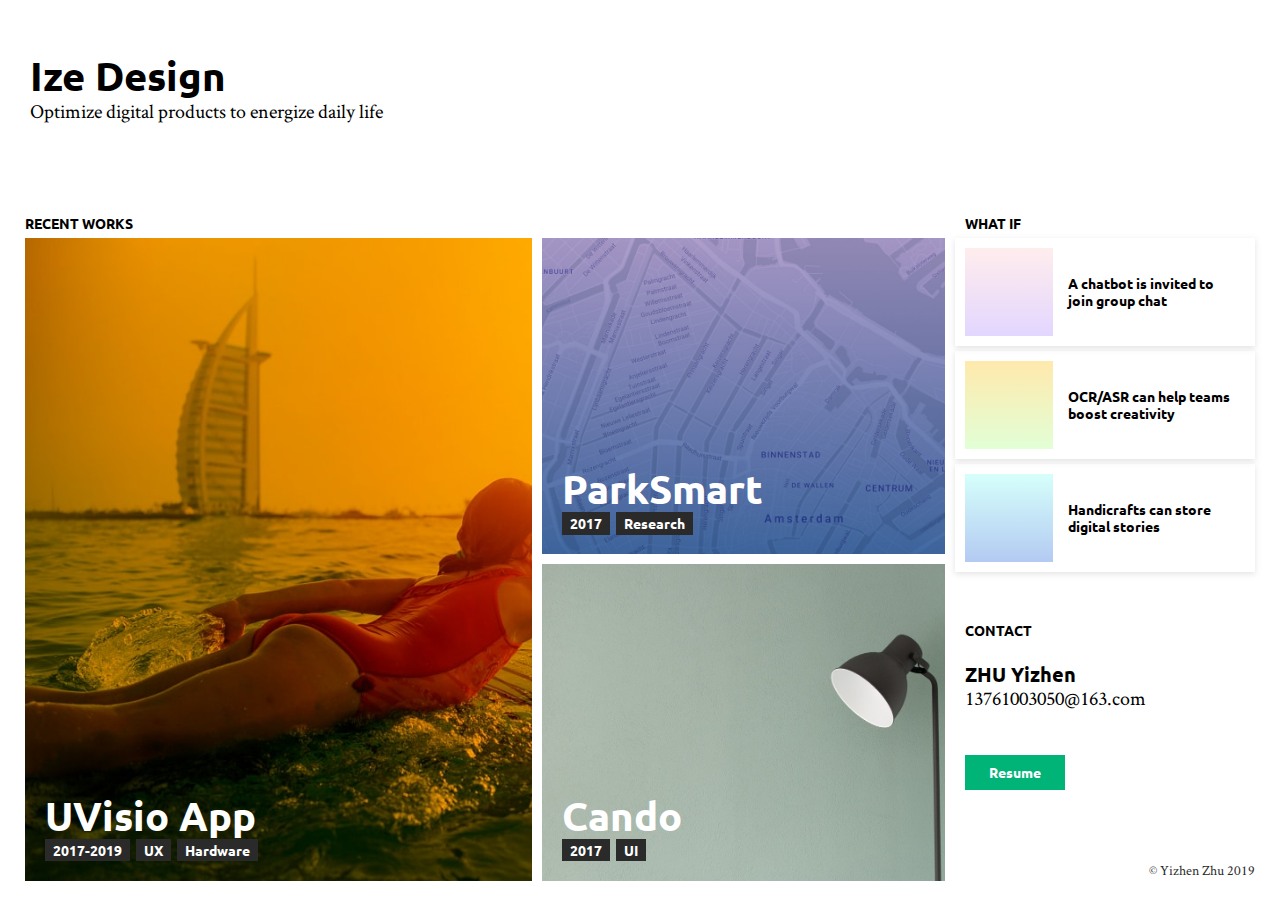
<file: index.html>
<!DOCTYPE html>
<html lang="en">
<head>
    <meta charset="UTF-8">
    <meta name="viewport" content="width=device-width, initial-scale=1.0, user-scalable=no"/>
    <title>YIZHEN</title>
    <link rel="icon" href="images/favicon.png" type="image/x-icon" />
    <link rel="shortcut icon" href="images/favicon.png" type="image/x-icon" />
    <link rel="stylesheet" type="text/css" href="main.css">
    <link rel="stylesheet" type="text/css" href="index.css">
</head>
<body>
<div class="container">

<header>
    <h1>Ize Design</h1>
    <h3>Optimize digital products to energize daily life</h3>
</header>


<div class="flex-all">

    <div class="flex-works">
     <h5 class="section-title">RECENT WORKS</h5>

     <a href="uvisio.html" class="work work-a" style="background-image: url(images/bg-uvisio@1x.jpg);">
      <div class="work-info">
          <h1 class="work-title">UVisio App</h1>
          <h5 class="work-tag grey">2017-2019</h5><h5 class="work-tag grey">UX</h5><h5 class="work-tag grey">Hardware</h5>
      </div>
     </a>

     <div class="work-b">

         <a href="park-smart.html" class="work work-b1" style="background-image: url(images/bg-park@1x.jpg);">
             <div class="work-info">
                 <h1 class="work-title">ParkSmart</h1>
                 <h5 class="work-tag grey">2017</h5><h5 class="work-tag grey">Research</h5>
             </div>
         </a>

         <a href="cando.html" class="work work-b2" style="background-image: url(images/bg-cando@1x.jpg);">
             <div class="work-info">
                 <h1 class="work-title">Cando</h1>
                 <h5 class="work-tag grey">2017</h5><h5 class="work-tag grey">UI</h5>
             </div>
         </a>
     </div>

    </div>

    <div class="flex-rest">

        <div class="ideas">
            <h5 class="section-title ideas-title">WHAT IF</h5>
            <a class="idea" href="ideas.html#one">
                <div class="idea-head gradient1"></div>
                <h5 class="idea-title">A chatbot is invited to join group chat</h5>
            </a>
            <a class="idea" href="ideas.html#two">
                <div class="idea-head gradient2"></div>
                <h5 class="idea-title">OCR/ASR can help teams boost creativity</h5>
            </a>
            <a class="idea" href="ideas.html#three">
                <div class="idea-head gradient3"></div>
                <h5 class="idea-title">Handicrafts can store digital stories</h5>
            </a>
        </div>

        <div class="contact">
            <h5 class="section-title contact-title">CONTACT</h5>
            <h4>ZHU Yizhen</h4>
            <h3>13761003050@163.com</h3>
            <a href="Yizhen.pdf" target="_blank"><h5 class="btn green btn-resume">Resume</h5></a>
        </div>
    </div>

</div>
</div>

<footer class="copyright">&copy; Yizhen Zhu 2019</footer>


</body>
</html>
</file>
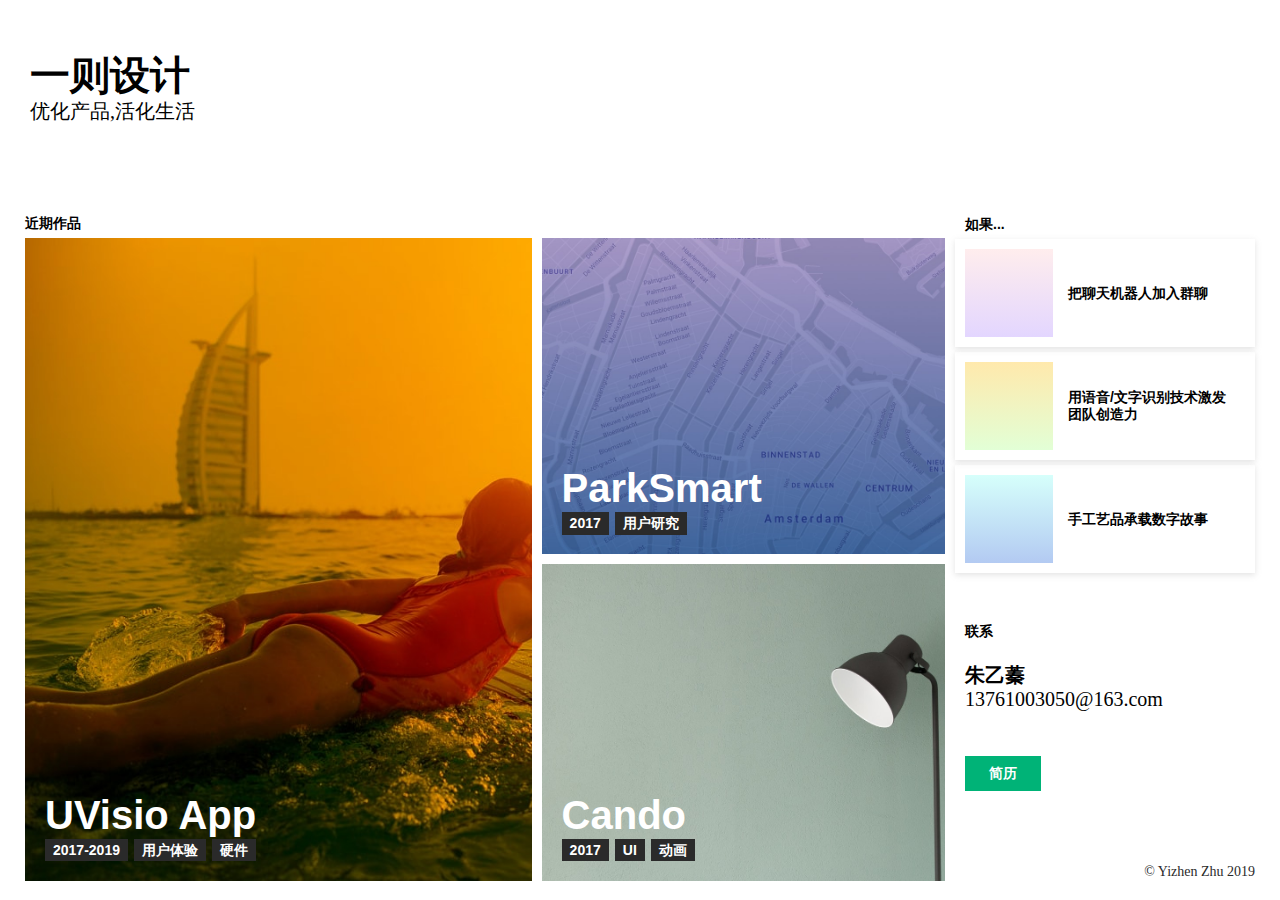
<file: cn/index.html>
<!DOCTYPE html>
<html lang="en">
<head>
    <meta charset="UTF-8">
    <meta name="viewport" content="width=device-width, initial-scale=1.0, user-scalable=no"/>
    <title>一则设计</title>
    <link rel="icon" href="images/favicon.png" type="image/x-icon" />
    <link rel="shortcut icon" href="images/favicon.png" type="image/x-icon" />
    <link rel="stylesheet" type="text/css" href="main.css">
    <link rel="stylesheet" type="text/css" href="index.css">
</head>
<body>
<div class="container">

<header>
    <h1>一则设计</h1>
    <h3>优化产品,活化生活</h3>
</header>


<div class="flex-all">

    <div class="flex-works">
     <h5 class="section-title">近期作品</h5>

     <a href="uvisio.html" class="work work-a" style="background-image: url(images/bg-uvisio@1x.jpg);">
      <div class="work-info">
          <h1 class="work-title">UVisio App</h1>
          <h5 class="work-tag grey">2017-2019</h5><h5 class="work-tag grey">用户体验</h5><h5 class="work-tag grey">硬件</h5>
      </div>
     </a>

     <div class="work-b">

         <a href="park-smart.html" class="work work-b1" style="background-image: url(images/bg-park@1x.jpg);">
             <div class="work-info">
                 <h1 class="work-title">ParkSmart</h1>
                 <h5 class="work-tag grey">2017</h5><h5 class="work-tag grey">用户研究</h5>
             </div>
         </a>

         <a href="cando.html" class="work work-b2" style="background-image: url(images/bg-cando@1x.jpg);">
             <div class="work-info">
                 <h1 class="work-title">Cando</h1>
                 <h5 class="work-tag grey">2017</h5><h5 class="work-tag grey">UI</h5><h5 class="work-tag grey">动画</h5>
             </div>
         </a>
     </div>

    </div>

    <div class="flex-rest">

        <div class="ideas">
            <h5 class="section-title ideas-title">如果...</h5>
            <a class="idea" href="ideas.html#one">
                <div class="idea-head gradient1"></div>
                <h5 class="idea-title">把聊天机器人加入群聊</h5>
            </a>
            <a class="idea" href="ideas.html#two">
                <div class="idea-head gradient2"></div>
                <h5 class="idea-title">用语音/文字识别技术激发团队创造力</h5>
            </a>
            <a class="idea" href="ideas.html#three">
                <div class="idea-head gradient3"></div>
                <h5 class="idea-title">手工艺品承载数字故事</h5>
            </a>
        </div>

        <div class="contact">
            <h5 class="section-title contact-title">联系</h5>
            <h4>朱乙蓁</h4>
            <h3>13761003050@163.com</h3>
            <a href="YizhenCN.pdf" target="_blank"><h5 class="btn green btn-resume">简历</h5></a>
        </div>
    </div>

</div>
</div>

<footer class="copyright">&copy; Yizhen Zhu 2019</footer>


</body>
</html>
</file>
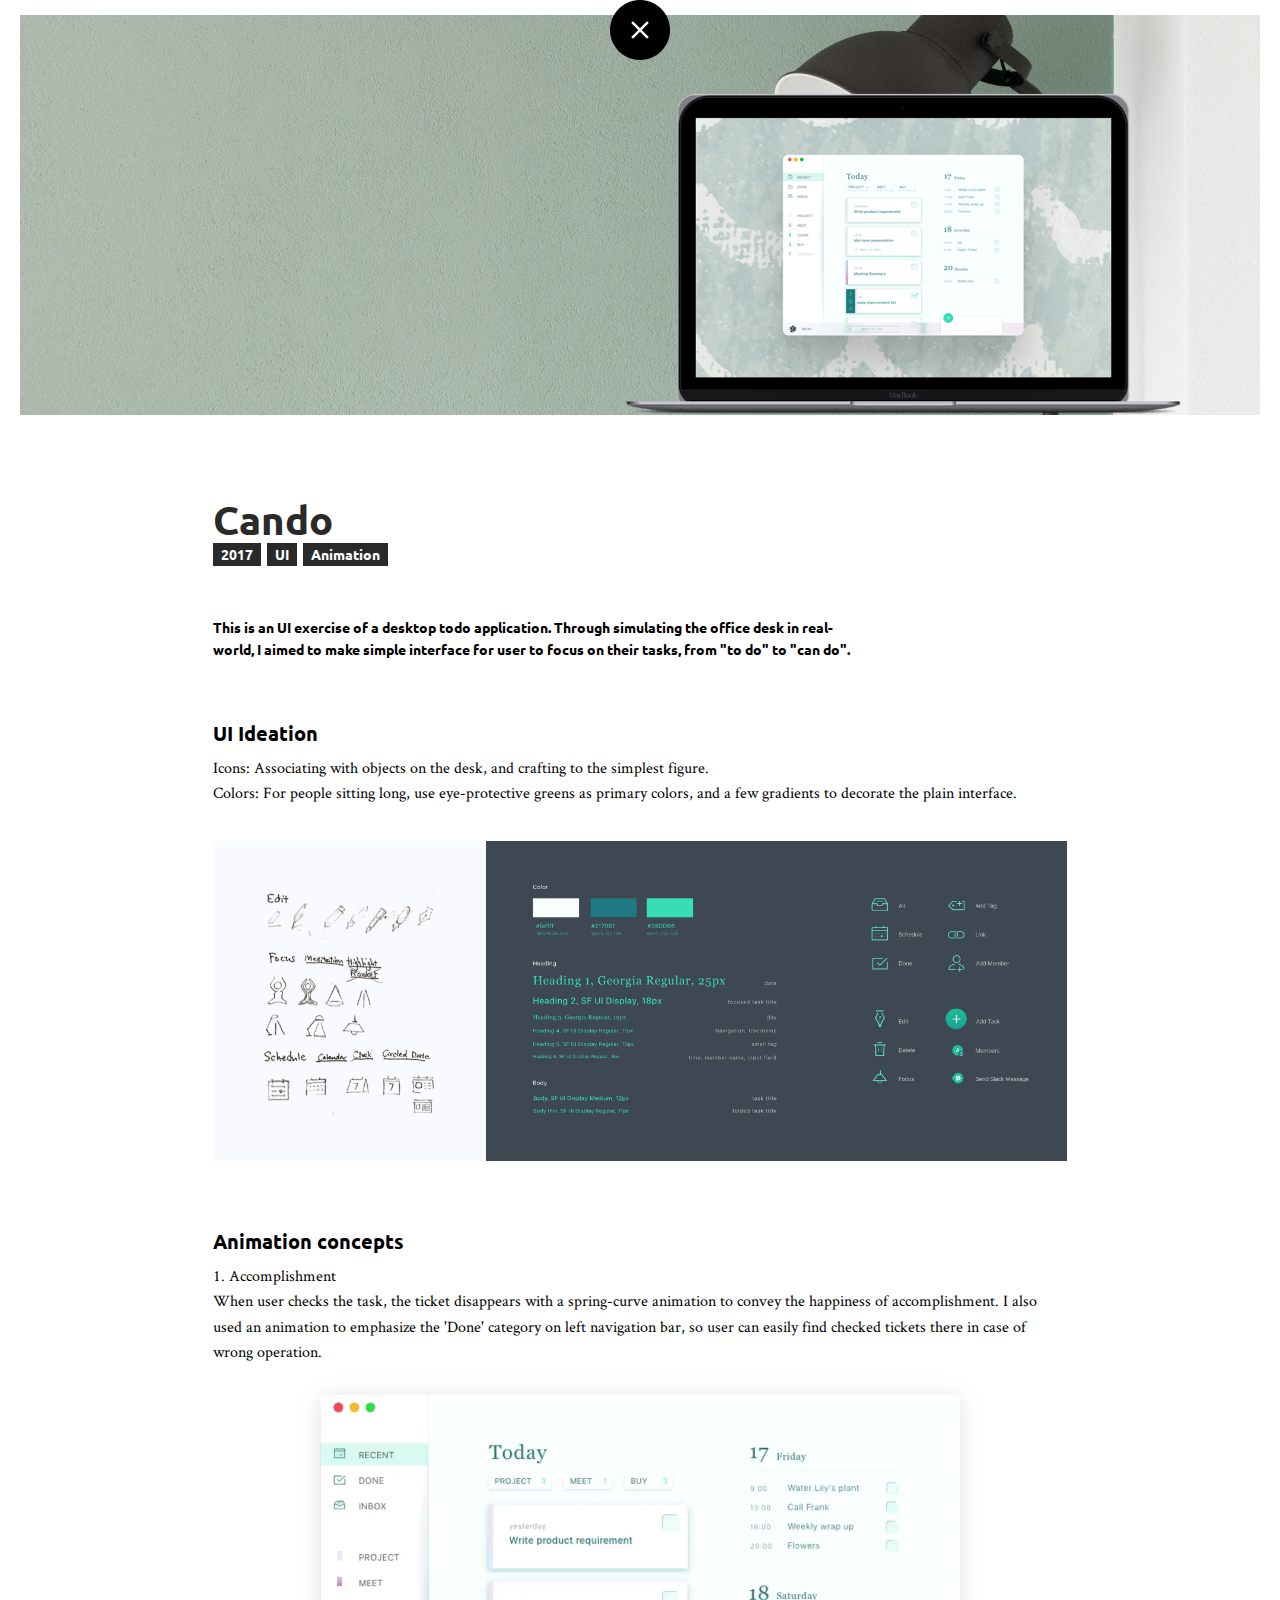
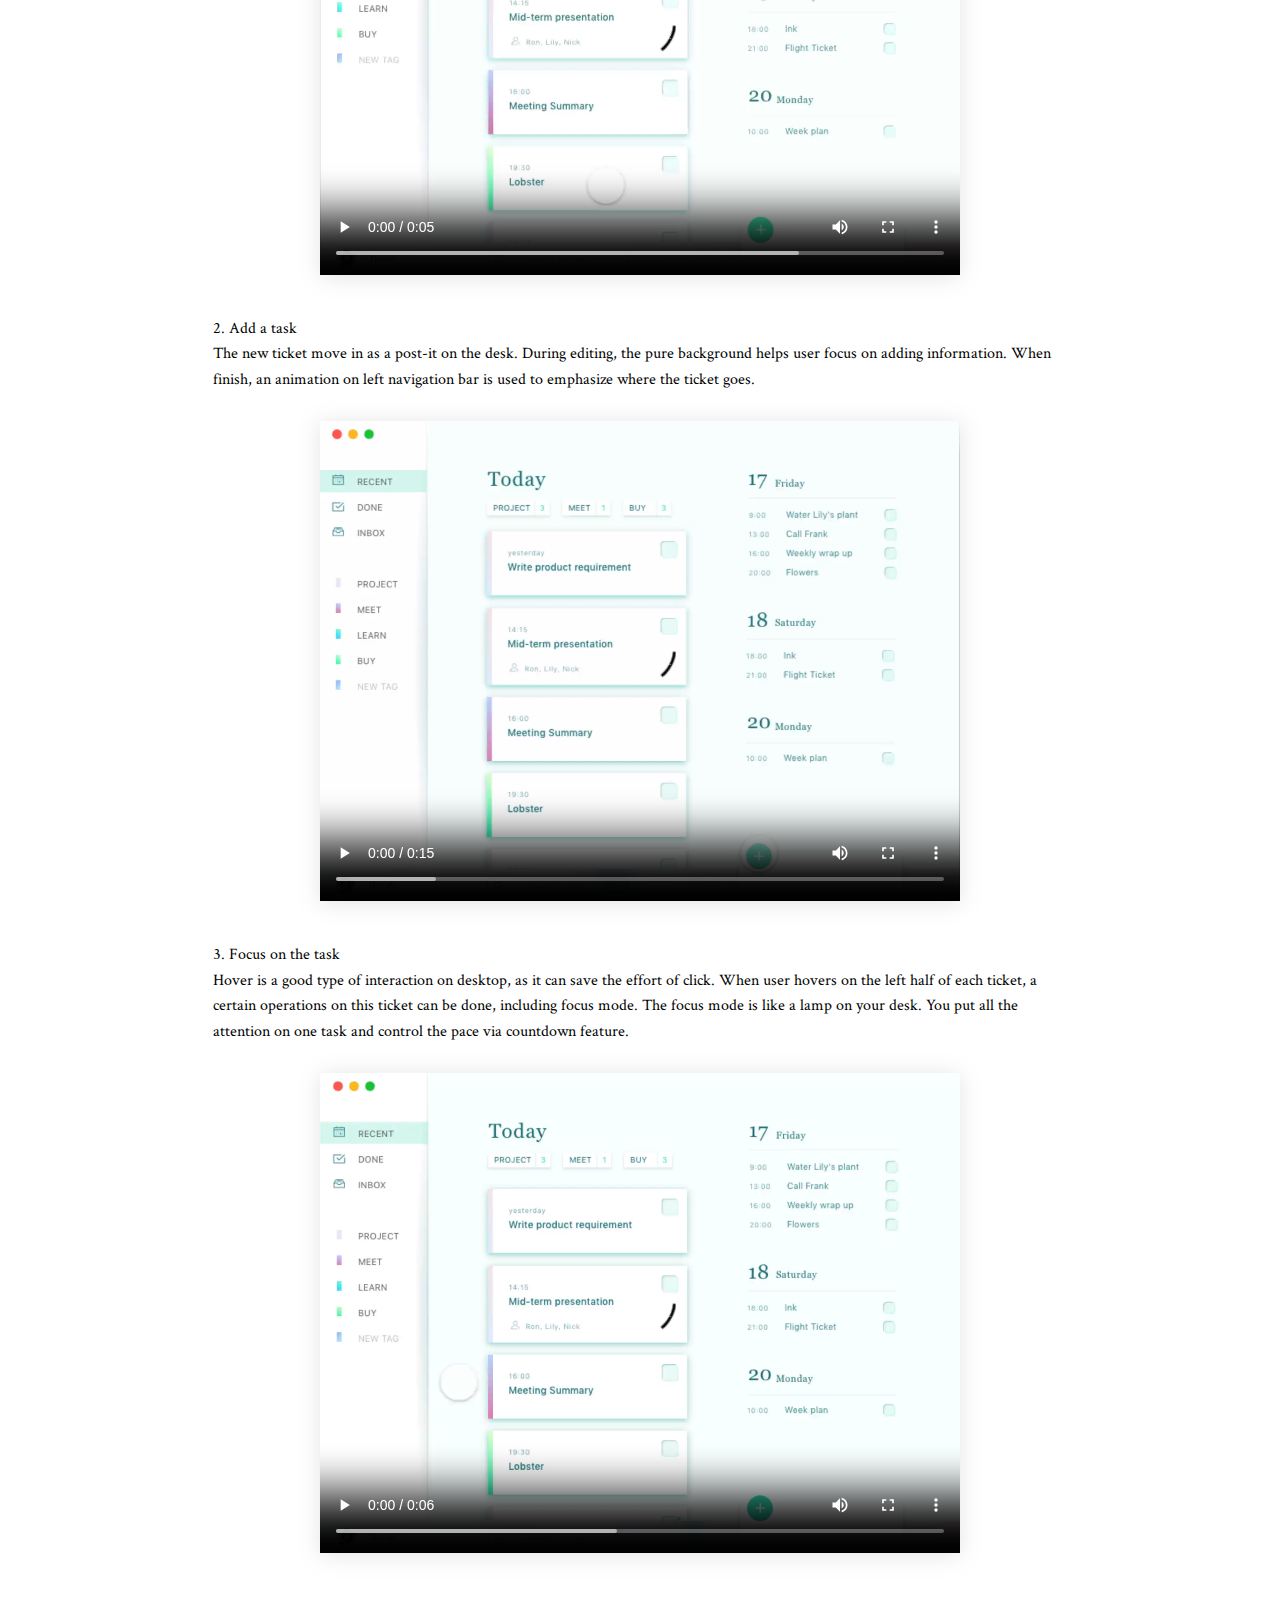
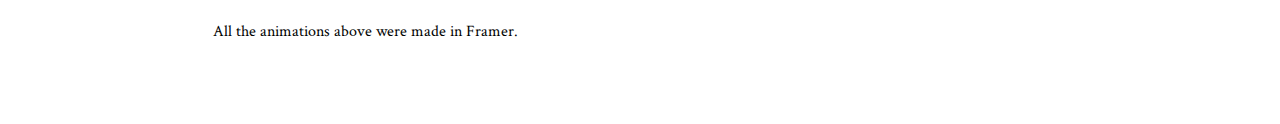
<file: cando.html>
<!DOCTYPE html>
<html lang="en">
<head>
    <meta charset="UTF-8">
    <meta name="viewport" content="width=device-width, initial-scale=1.0, user-scalable=no"/>
    <title>YIZHEN</title>
    <link rel="icon" href="images/favicon.png" type="image/x-icon" />
    <link rel="shortcut icon" href="images/favicon.png" type="image/x-icon" />
    <link rel="stylesheet" type="text/css" href="main.css">
    <link rel="stylesheet" type="text/css" href="works.css">
    <link href="js/zoomify/zoomify.min.css" rel="stylesheet">
</head>
<body>
<a class="back-btn" href="index.html"></a>
<div class="container">
    <div class="hero-gif" style="background-image: url(images/cd-hero.png);"></div>
    <div class="hero-image" style="background-image: url(images/bg-cando@2x.jpg);"></div>
    <div class="content">
        <div class="hero">
            <h1 class="work-title">Cando</h1>
            <h5 class="work-tag grey">2017</h5><h5 class="work-tag grey">UI</h5><h5 class="work-tag grey">Animation</h5>
            <h5 class="work-intro">
                This is an UI exercise of a desktop todo application. Through simulating the office desk in real-world,
                I aimed to make simple interface for user to focus on their tasks, from "to do" to "can do".
            </h5>
        </div>

        <h4 class="work-subtitle">UI Ideation</h4>
        <p class="work-paragraph">Icons: Associating with objects on the desk, and crafting to the simplest figure.
            <br>Colors: For people sitting long, use eye-protective greens as primary colors,
            and a few gradients to decorate the plain interface.
        </p>
        <div class="work-images">
            <div class="work-image full-slim" style="background-image: url(images/cd-1.jpg)")></div>
        </div>

        <h4 class="work-subtitle">Animation concepts</h4>
        <p class="work-paragraph">
            1. Accomplishment <br>
            When user checks the task, the ticket disappears with a spring-curve animation to convey the happiness of accomplishment. I also used an animation to emphasize the 'Done' category on left navigation bar,
            so user can easily find checked tickets there in case of wrong operation.
        </p>
        <video class="cd-video" width="640px" height="auto" autoplay="autoplay" controls="controls" loop>
            <source src="images/cd-done.mp4" />
        </video>

        <p class="work-paragraph">
            <br>2. Add a task<br>
            The new ticket move in as a post-it on the desk. During editing, the pure background helps user focus on adding information.
            When finish, an animation on left navigation bar is used to emphasize where the ticket goes.
        </p>
        <video class="cd-video" width="640px" height="auto" autoplay="autoplay" controls="controls" loop>
            <source src="images/cd-create.mp4" />
        </video>

        <p class="work-paragraph">
            <br>3. Focus on the task<br>
            Hover is a good type of interaction on desktop, as it can save the effort of click. When user hovers on the left half of each ticket, a certain operations on this ticket can be done, including focus mode. The focus mode is like a lamp on your desk.
            You put all the attention on one task and control the pace via countdown feature.
        </p>
        <video class="cd-video" width="640px" height="auto" autoplay="autoplay" controls="controls" loop>
            <source src="images/cd-focus.mp4" />
        </video>

        <p class="work-paragraph">
            <br><br>All the animations above were made in Framer.
        </p>

    </div>
</div>

<script src="js/jquery-3.2.0.min.js"></script>
<script src="js/zoomify/zoomify.min.js"></script>
<script src="js/main.js"></script>

</body>
</html>
</file>
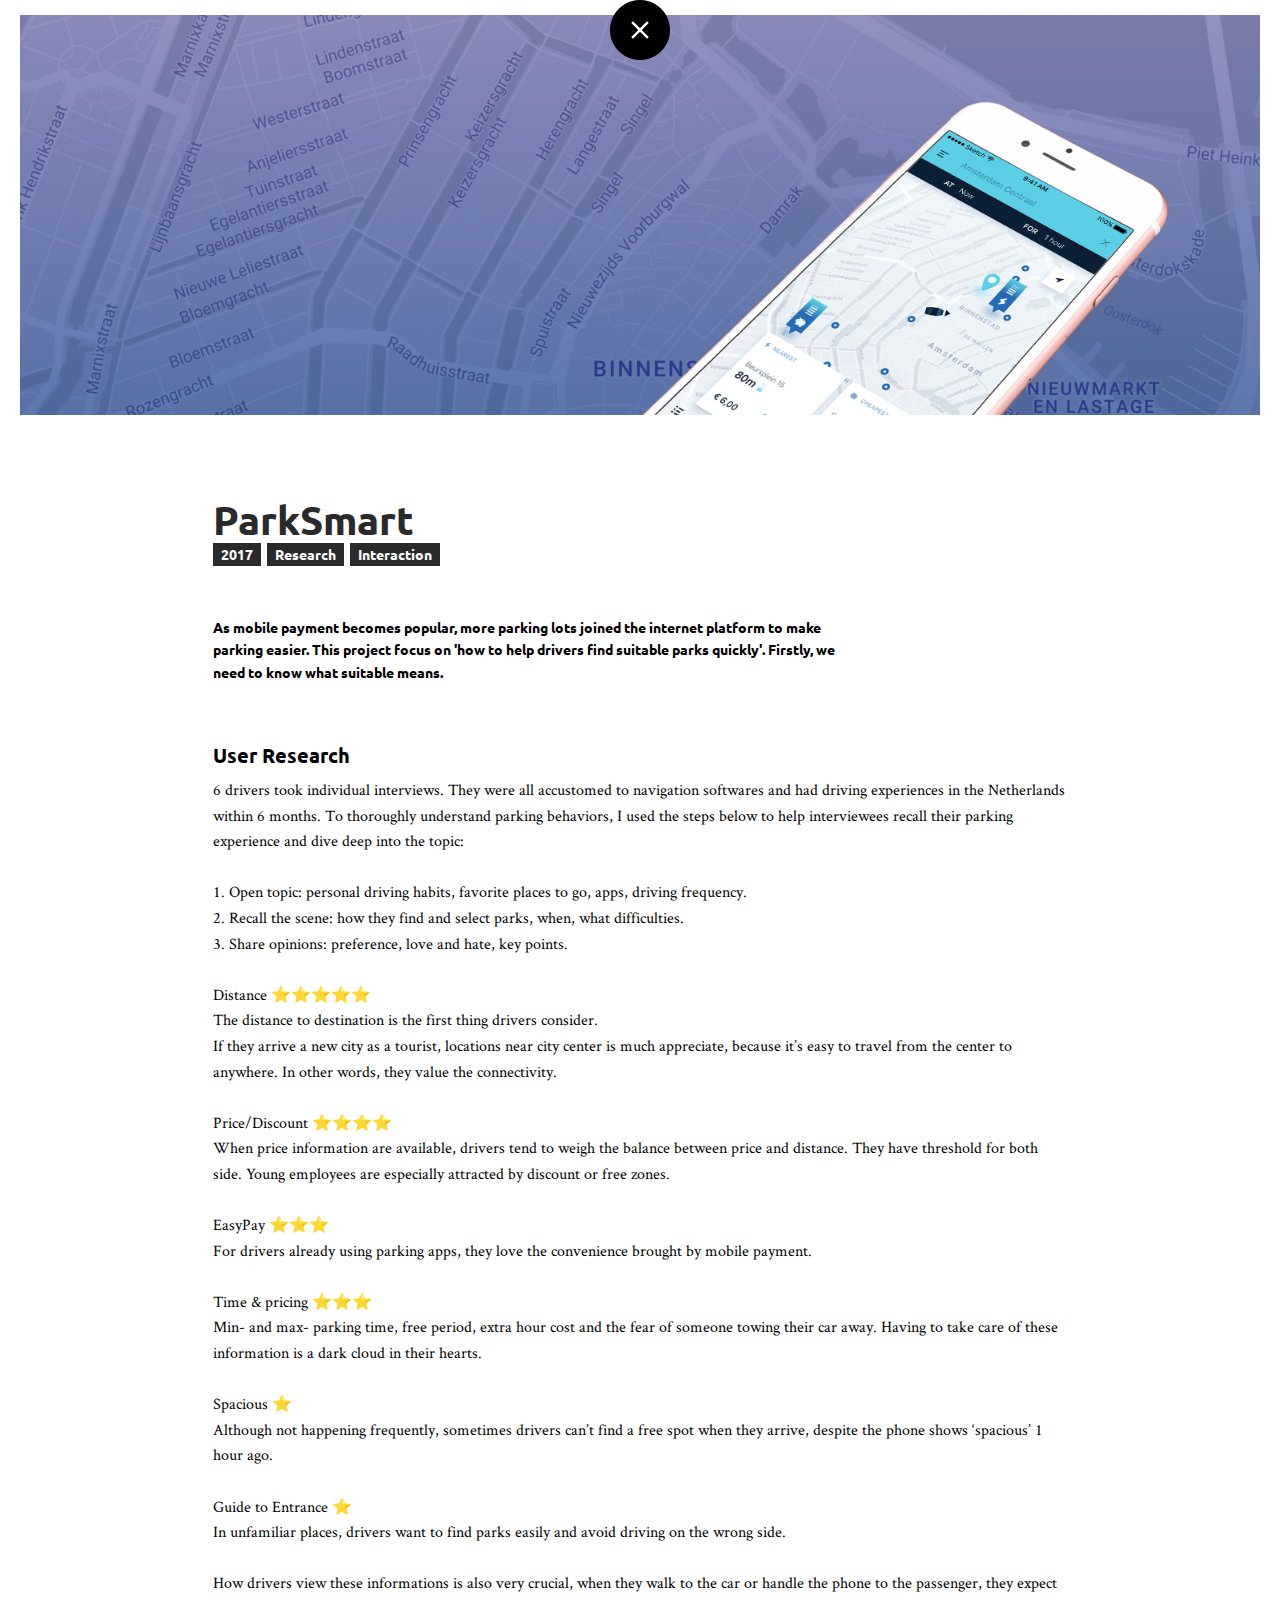
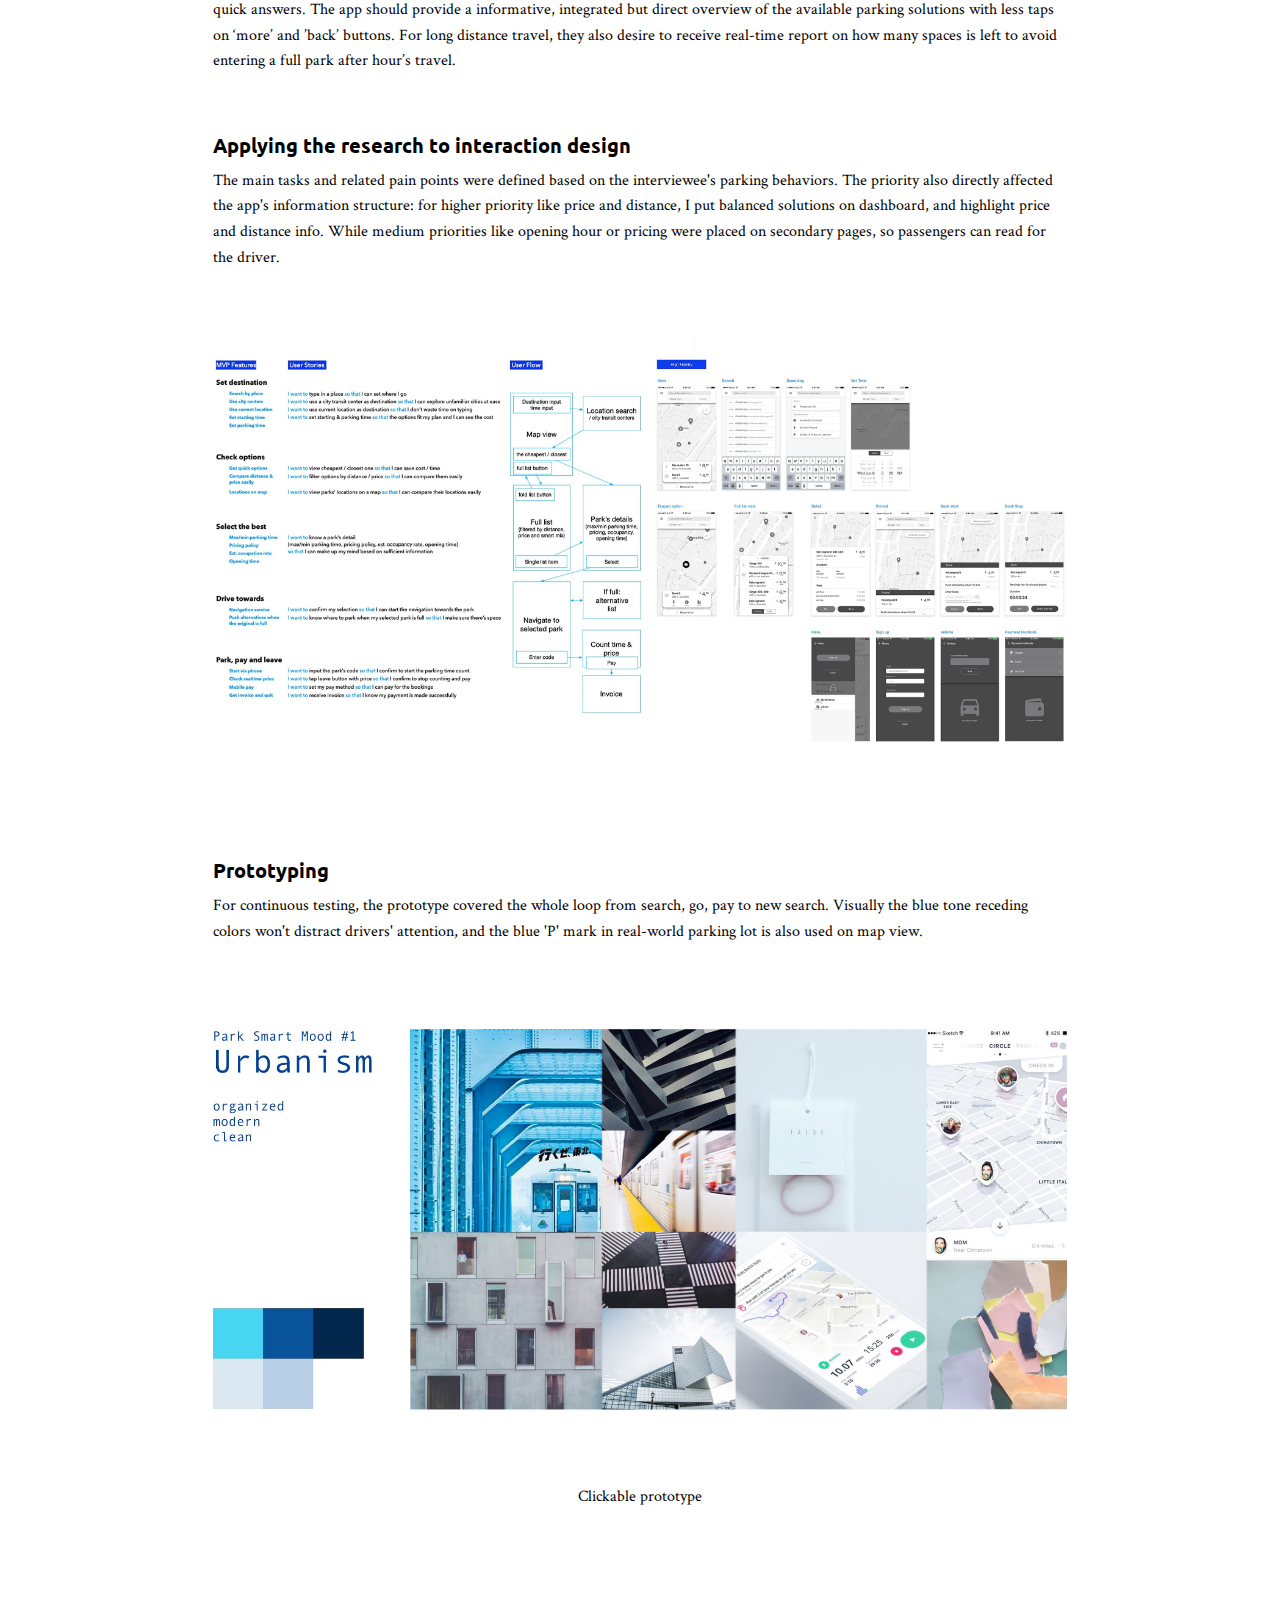
<file: park-smart.html>
<!DOCTYPE html>
<html lang="en">
<head>
    <meta charset="UTF-8">
    <meta name="viewport" content="width=device-width, initial-scale=1.0, user-scalable=no"/>
    <title>YIZHEN</title>
    <link rel="icon" href="images/favicon.png" type="image/x-icon" />
    <link rel="shortcut icon" href="images/favicon.png" type="image/x-icon" />
    <link rel="stylesheet" type="text/css" href="main.css">
    <link rel="stylesheet" type="text/css" href="works.css">
    <link href="js/zoomify/zoomify.min.css" rel="stylesheet">
</head>
<body>
<a class="back-btn" href="index.html"></a>
<div class="container">
    <div class="hero-gif" style="background-image: url(images/ps-hero.png);"></div>
    <div class="hero-image" style="background-image: url(images/bg-park@2x.jpg);"></div>
    <div class="content">
        <div class="hero">
            <h1 class="work-title">ParkSmart</h1>
            <h5 class="work-tag grey">2017</h5><h5 class="work-tag grey">Research</h5><h5 class="work-tag grey">Interaction</h5>
            <h5 class="work-intro">
                As mobile payment becomes popular, more parking lots joined the internet platform to make parking easier. This project focus on 'how to help drivers find suitable parks quickly'.
                Firstly, we need to know what suitable means.
            </h5>
        </div>


        <h4 class="work-subtitle">User Research</h4>
        <p class="work-paragraph">
            6 drivers took individual interviews. They were all accustomed to navigation softwares and had driving experiences in the Netherlands within 6 months.
            To thoroughly understand parking behaviors, I used the steps below to help interviewees recall their parking experience and dive deep into the topic:

            <br><br>1. Open topic: personal driving habits, favorite places to go, apps, driving frequency.
            <br>2. Recall the scene: how they find and select parks, when, what difficulties.
            <br>3. Share opinions: preference, love and hate, key points.

            <br><br>Distance  &#11088&#11088&#11088&#11088&#11088<br>
            The distance to destination is the first thing drivers consider. <br>
            If they arrive a new city as a tourist, locations near city center is much appreciate, because it’s easy to travel from the center to anywhere.
            In other words, they value the connectivity.

            <br><br>Price/Discount   &#11088&#11088&#11088&#11088<br>
            When price information are available, drivers tend to weigh the balance between price and distance. They have threshold for both side. Young
            employees are especially attracted by discount or free zones.

            <br><br>EasyPay   &#11088&#11088&#11088<br>
            For drivers already using parking apps, they love the convenience brought by mobile payment.

            <br><br>Time & pricing   &#11088&#11088&#11088<br>
            Min- and max- parking time, free period, extra hour cost and the fear of someone towing their car away. Having to take care of these
            information is a dark cloud in their hearts.

            <br><br>Spacious   &#11088<br>
            Although not happening frequently, sometimes drivers can’t find a free spot when they arrive,
            despite the phone shows ‘spacious’ 1 hour ago.

            <br><br>Guide to Entrance   &#11088<br>
            In unfamiliar places, drivers want to find parks easily and avoid driving on the wrong side.

            <br><br>How drivers view these informations is also very crucial, when they walk to the car or handle the phone to the passenger, they expect
            quick answers. The app should provide a informative, integrated but direct overview of the available parking solutions with less taps on ‘more’
            and ’back’ buttons. For long distance travel, they also desire to receive real-time report
            on how many spaces is left to avoid entering a full park after hour’s travel.
        </p>


        <h4 class="work-subtitle">Applying the research to interaction design</h4>
        <p class="work-paragraph">
            The main tasks and related pain points were defined based on the interviewee's parking behaviors. The priority also directly affected the app's information structure: for higher priority like price and distance, I put balanced solutions on dashboard, and highlight price and distance info. While medium priorities like opening hour or pricing were placed on secondary pages,
            so passengers can read for the driver.
        </p>
        <div class="work-images">
            <div class="work-image full" style="background-image: url(images/ps-1.jpg);")></div>
        </div>

        <h4 class="work-subtitle">Prototyping</h4>
        <p class="work-paragraph">
            For continuous testing, the prototype covered the whole loop from search, go, pay to new search. Visually the blue tone receding colors won't distract drivers' attention,
            and the blue 'P' mark in real-world parking lot is also used on map view.
        </p>
        <div class="work-images">
            <div class="work-image full" style="background-image: url(images/ps-2.jpg);")></div>
        </div>

        <p class="work-paragraph" style="width: 100%; text-align: center;">Clickable prototype</p>
        <div class="if-container">
            <iframe src="//org.modao.cc/app/f8e3c0f6a31a0ee15bb5c4a619ef182d/embed"
                width="320px" height="570px" allowTransparency="true" frameborder="0"></iframe>
        </div>

    </div>
</div>

<script src="js/jquery-3.2.0.min.js"></script>
<script src="js/zoomify/zoomify.min.js"></script>
<script src="js/main.js"></script>

</body>
</html>
</file>
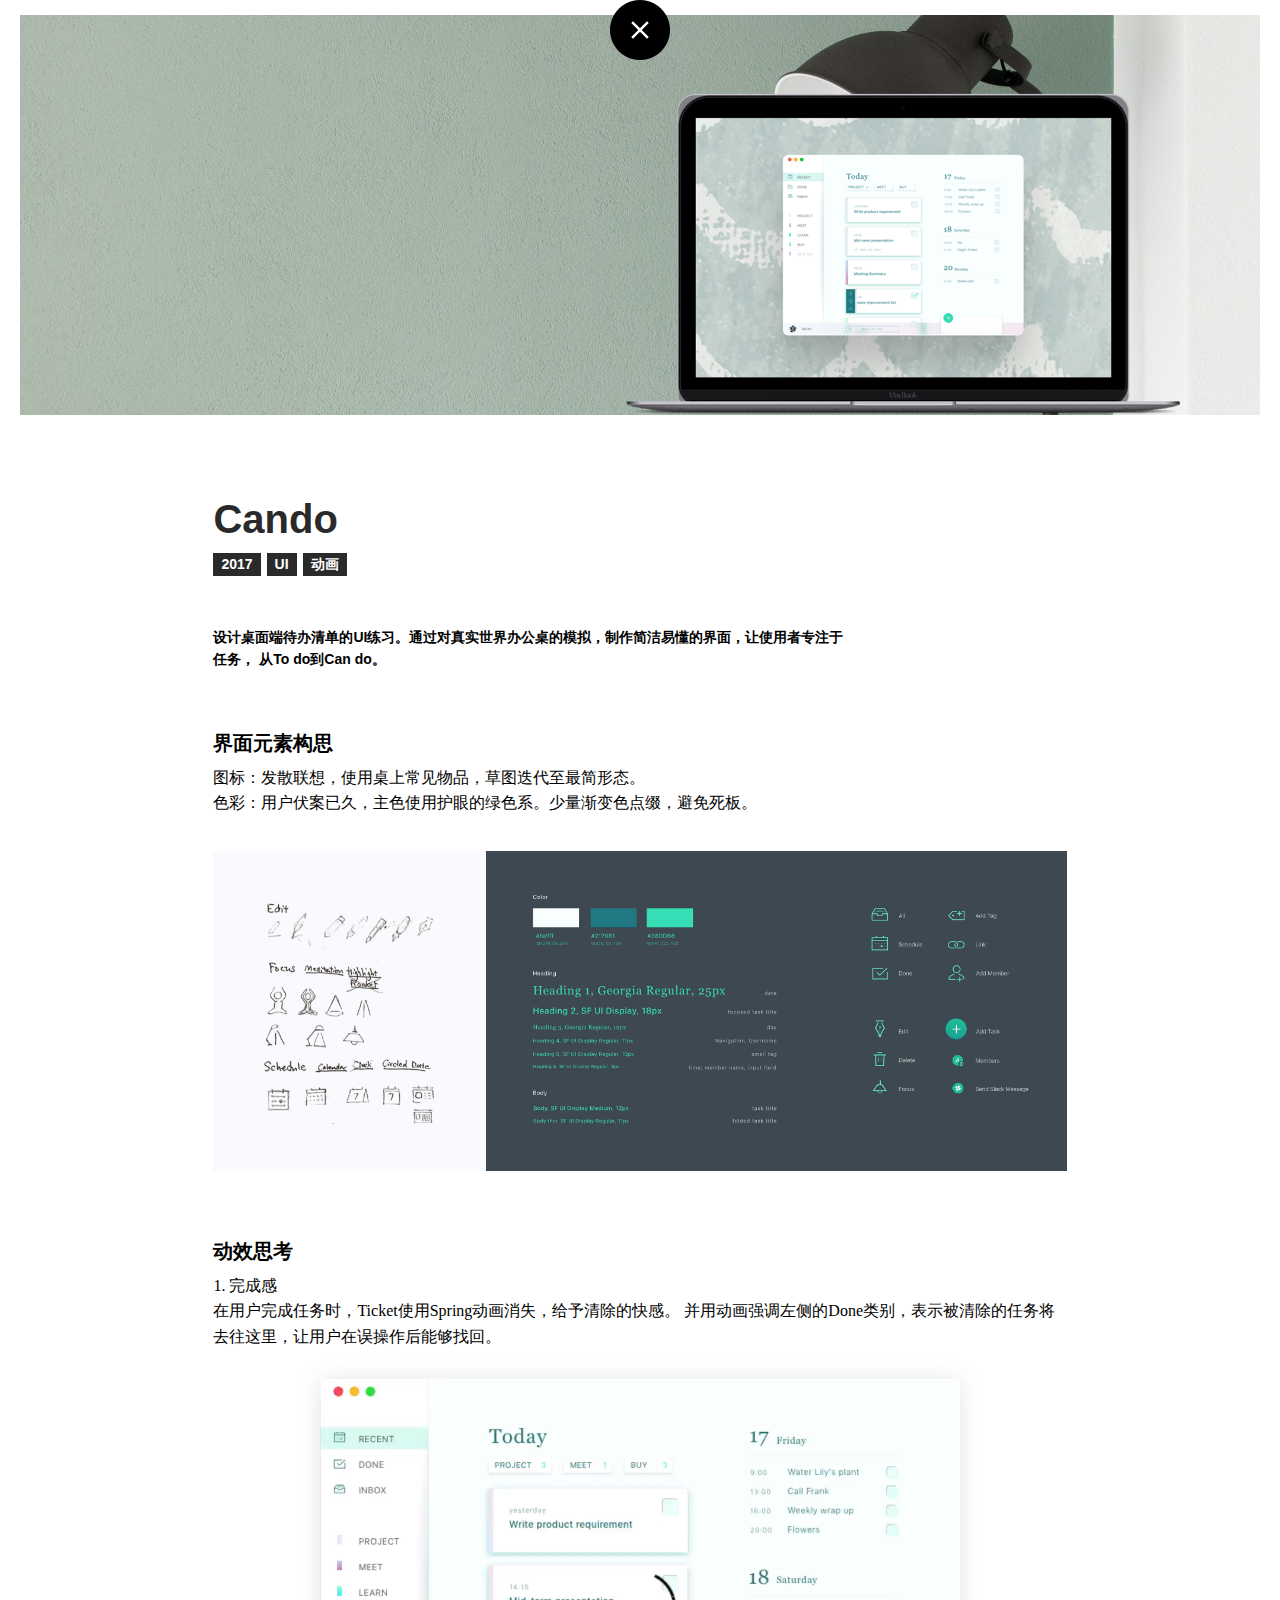
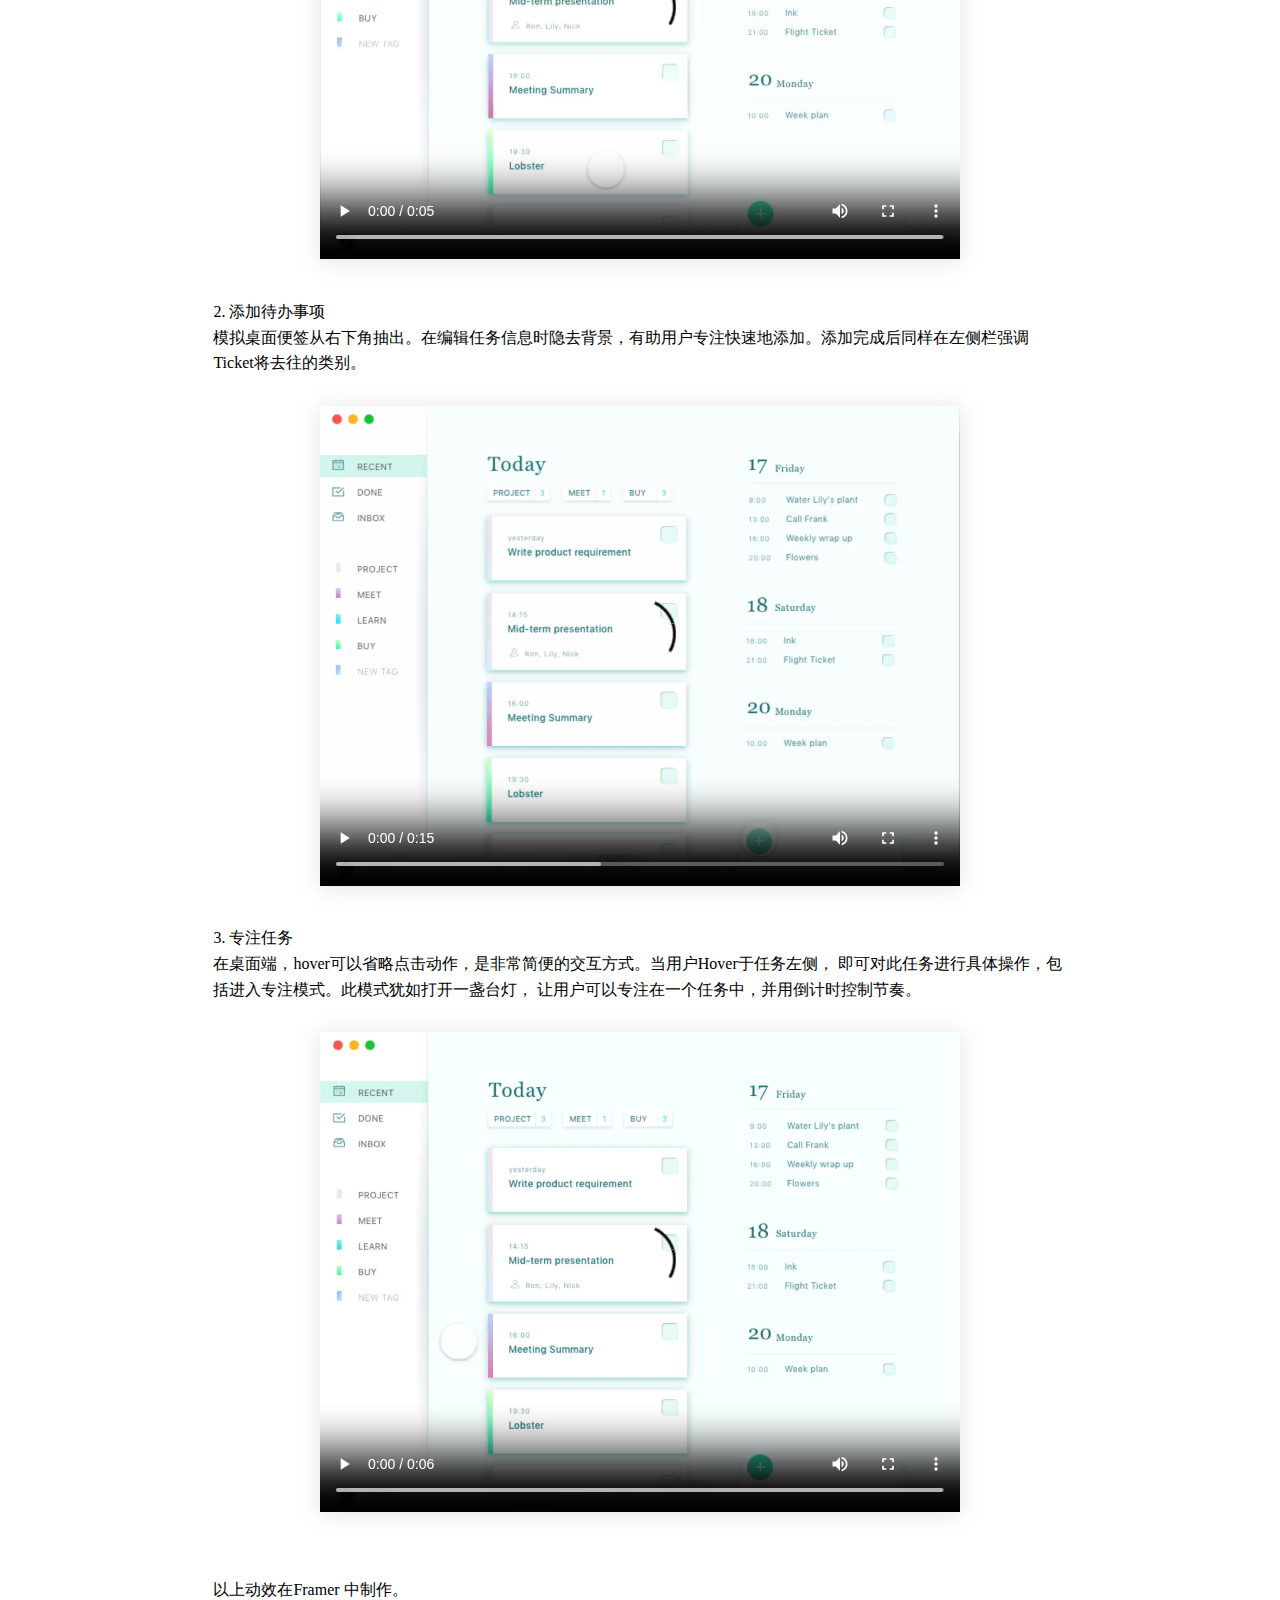
<file: cn/cando.html>
<!DOCTYPE html>
<html lang="en">
<head>
    <meta charset="UTF-8">
    <meta name="viewport" content="width=device-width, initial-scale=1.0, user-scalable=no"/>
    <title>YIZHEN</title>
    <link rel="icon" href="images/favicon.png" type="image/x-icon" />
    <link rel="shortcut icon" href="images/favicon.png" type="image/x-icon" />
    <link rel="stylesheet" type="text/css" href="main.css">
    <link rel="stylesheet" type="text/css" href="works.css">
    <link href="js/zoomify/zoomify.min.css" rel="stylesheet">
</head>
<body>
<a class="back-btn" href="index.html"></a>
<div class="container">
    <div class="hero-gif" style="background-image: url(images/cd-hero.png);"></div>
    <div class="hero-image" style="background-image: url(images/bg-cando@2x.jpg);"></div>
    <div class="content">
        <div class="hero">
            <h1 class="work-title">Cando</h1>
            <h5 class="work-tag grey">2017</h5><h5 class="work-tag grey">UI</h5><h5 class="work-tag grey">动画</h5>
            <h5 class="work-intro">
                设计桌面端待办清单的UI练习。通过对真实世界办公桌的模拟，制作简洁易懂的界面，让使用者专注于任务，
                从To do到Can do。
            </h5>
        </div>

        <h4 class="work-subtitle">界面元素构思</h4>
        <p class="work-paragraph">图标：发散联想，使用桌上常见物品，草图迭代至最简形态。
            <br>色彩：用户伏案已久，主色使用护眼的绿色系。少量渐变色点缀，避免死板。
        </p>
        <div class="work-images">
            <div class="work-image full-slim" style="background-image: url(images/cd-1.jpg)")></div>
        </div>

        <h4 class="work-subtitle">动效思考</h4>
        <p class="work-paragraph">
            1. 完成感 <br>
            在用户完成任务时，Ticket使用Spring动画消失，给予清除的快感。
            并用动画强调左侧的Done类别，表示被清除的任务将去往这里，让用户在误操作后能够找回。
        </p>
        <video class="cd-video" width="640px" height="auto" autoplay="autoplay" controls="controls" loop >
            <source src="images/cd-done.mp4" />
        </video>

        <p class="work-paragraph">
            <br>2. 添加待办事项<br>
            模拟桌面便签从右下角抽出。在编辑任务信息时隐去背景，有助用户专注快速地添加。添加完成后同样在左侧栏强调Ticket将去往的类别。
        </p>
        <video class="cd-video" width="640px" height="auto" autoplay="autoplay" controls="controls" loop>
            <source src="images/cd-create.mp4" />
        </video>

        <p class="work-paragraph">
            <br>3. 专注任务<br>
            在桌面端，hover可以省略点击动作，是非常简便的交互方式。当用户Hover于任务左侧，
            即可对此任务进行具体操作，包括进入专注模式。此模式犹如打开一盏台灯，
            让用户可以专注在一个任务中，并用倒计时控制节奏。
        </p>
        <video class="cd-video" width="640px" height="auto" autoplay="autoplay" controls="controls" loop>
            <source src="images/cd-focus.mp4" />
        </video>

        <p class="work-paragraph">
            <br><br>以上动效在Framer 中制作。
        </p>

    </div>
</div>

<script src="js/jquery-3.2.0.min.js"></script>
<script src="js/zoomify/zoomify.min.js"></script>
<script src="js/main.js"></script>

</body>
</html>
</file>
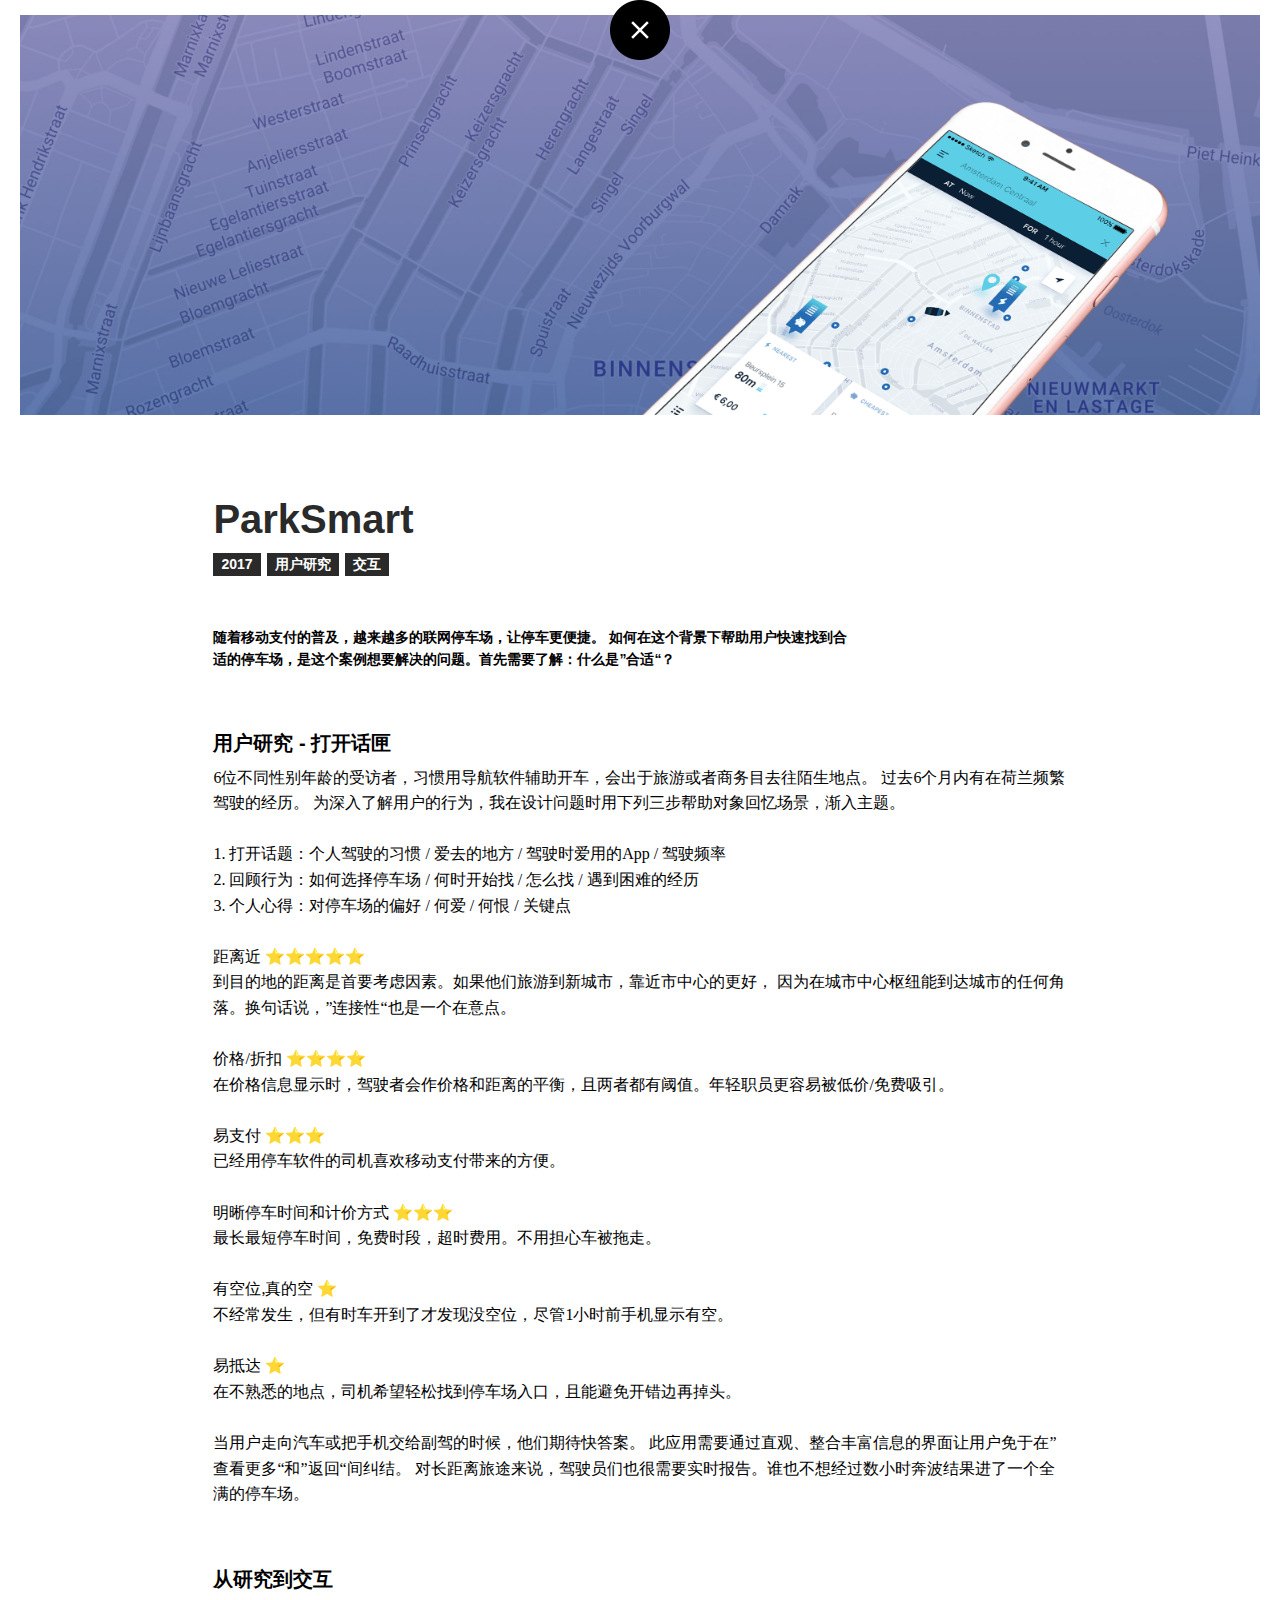
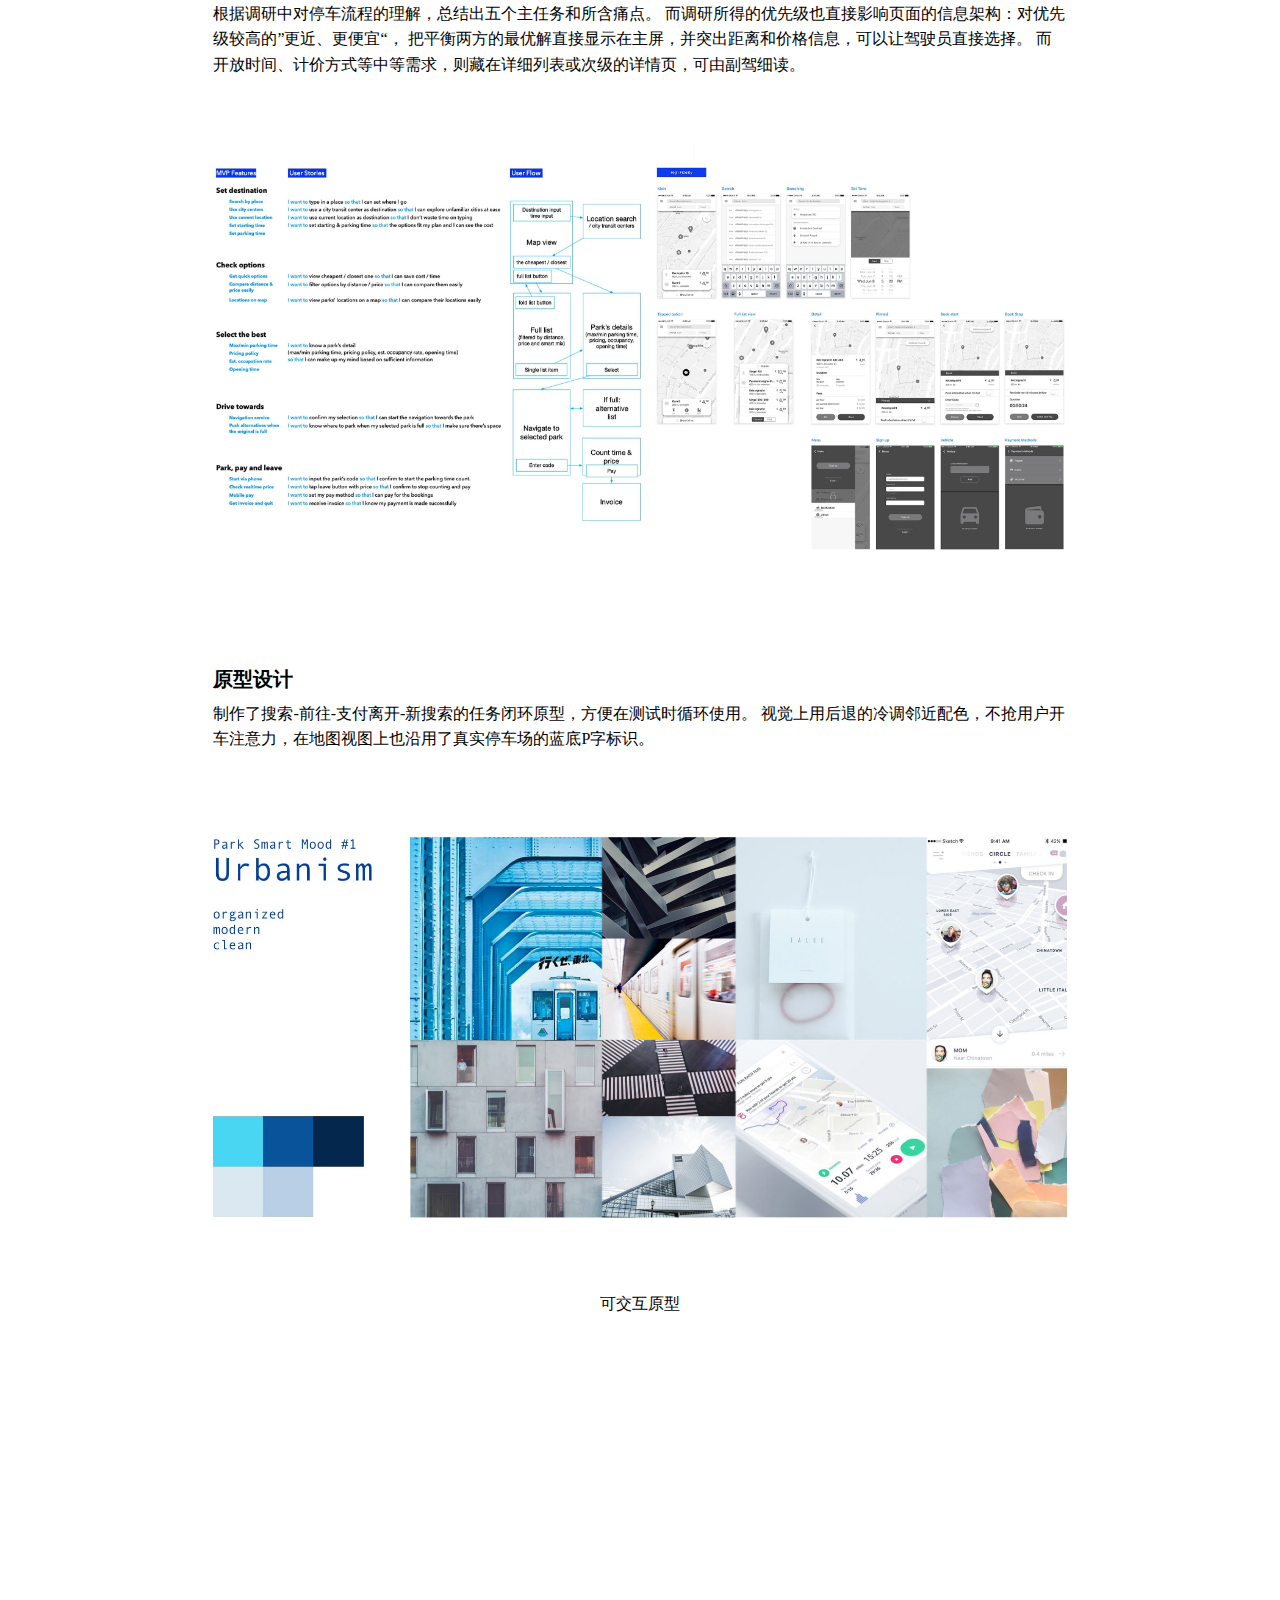
<file: cn/park-smart.html>
<!DOCTYPE html>
<html lang="en">
<head>
    <meta charset="UTF-8">
    <meta name="viewport" content="width=device-width, initial-scale=1.0, user-scalable=no"/>
    <title>YIZHEN</title>
    <link rel="icon" href="images/favicon.png" type="image/x-icon" />
    <link rel="shortcut icon" href="images/favicon.png" type="image/x-icon" />
    <link rel="stylesheet" type="text/css" href="main.css">
    <link rel="stylesheet" type="text/css" href="works.css">
    <link href="js/zoomify/zoomify.min.css" rel="stylesheet">
</head>
<body>
<a class="back-btn" href="index.html"></a>
<div class="container">
    <div class="hero-gif" style="background-image: url(images/ps-hero.png);"></div>
    <div class="hero-image" style="background-image: url(images/bg-park@2x.jpg);"></div>
    <div class="content">
        <div class="hero">
            <h1 class="work-title">ParkSmart</h1>
            <h5 class="work-tag grey">2017</h5><h5 class="work-tag grey">用户研究</h5><h5 class="work-tag grey">交互</h5>
            <h5 class="work-intro">
                随着移动支付的普及，越来越多的联网停车场，让停车更便捷。
                如何在这个背景下帮助用户快速找到合适的停车场，是这个案例想要解决的问题。首先需要了解：什么是”合适“？
            </h5>
        </div>


        <h4 class="work-subtitle">用户研究 - 打开话匣</h4>
        <p class="work-paragraph">
            6位不同性别年龄的受访者，习惯用导航软件辅助开车，会出于旅游或者商务目去往陌生地点。 过去6个月内有在荷兰频繁驾驶的经历。
            为深入了解用户的行为，我在设计问题时用下列三步帮助对象回忆场景，渐入主题。

            <br><br>1. 打开话题：个人驾驶的习惯 / 爱去的地方 / 驾驶时爱用的App / 驾驶频率
            <br>2. 回顾行为：如何选择停车场 / 何时开始找 / 怎么找 / 遇到困难的经历
            <br>3. 个人心得：对停车场的偏好 / 何爱 / 何恨 / 关键点

            <br><br>距离近  &#11088&#11088&#11088&#11088&#11088<br>
            到目的地的距离是首要考虑因素。如果他们旅游到新城市，靠近市中心的更好，
            因为在城市中心枢纽能到达城市的任何角落。换句话说，”连接性“也是一个在意点。

            <br><br>价格/折扣   &#11088&#11088&#11088&#11088<br>
            在价格信息显示时，驾驶者会作价格和距离的平衡，且两者都有阈值。年轻职员更容易被低价/免费吸引。

            <br><br>易支付   &#11088&#11088&#11088<br>
            已经用停车软件的司机喜欢移动支付带来的方便。

            <br><br>明晰停车时间和计价方式   &#11088&#11088&#11088<br>
            最长最短停车时间，免费时段，超时费用。不用担心车被拖走。

            <br><br>有空位,真的空   &#11088<br>
            不经常发生，但有时车开到了才发现没空位，尽管1小时前手机显示有空。

            <br><br>易抵达   &#11088<br>
            在不熟悉的地点，司机希望轻松找到停车场入口，且能避免开错边再掉头。

            <br><br>当用户走向汽车或把手机交给副驾的时候，他们期待快答案。
            此应用需要通过直观、整合丰富信息的界面让用户免于在”查看更多“和”返回“间纠结。
            对长距离旅途来说，驾驶员们也很需要实时报告。谁也不想经过数小时奔波结果进了一个全满的停车场。
        </p>


        <h4 class="work-subtitle">从研究到交互</h4>
        <p class="work-paragraph">
            根据调研中对停车流程的理解，总结出五个主任务和所含痛点。
            而调研所得的优先级也直接影响页面的信息架构：对优先级较高的”更近、更便宜“，
            把平衡两方的最优解直接显示在主屏，并突出距离和价格信息，可以让驾驶员直接选择。
            而开放时间、计价方式等中等需求，则藏在详细列表或次级的详情页，可由副驾细读。
        </p>
        <div class="work-images">
            <div class="work-image full" style="background-image: url(images/ps-1.jpg);")></div>
        </div>

        <h4 class="work-subtitle">原型设计</h4>
        <p class="work-paragraph">
            制作了搜索-前往-支付离开-新搜索的任务闭环原型，方便在测试时循环使用。
            视觉上用后退的冷调邻近配色，不抢用户开车注意力，在地图视图上也沿用了真实停车场的蓝底P字标识。
        </p>
        <div class="work-images">
            <div class="work-image full" style="background-image: url(images/ps-2.jpg);")></div>
        </div>

        <p class="work-paragraph" style="width: 100%; text-align: center;">可交互原型</p>
        <div class="if-container">
            <iframe src="//org.modao.cc/app/f8e3c0f6a31a0ee15bb5c4a619ef182d/embed"
                width="320px" height="570px" allowTransparency="true" frameborder="0"></iframe>
        </div>

    </div>
</div>

<script src="js/jquery-3.2.0.min.js"></script>
<script src="js/zoomify/zoomify.min.js"></script>
<script src="js/main.js"></script>

</body>
</html>
</file>
<file: main.css>
* {  box-sizing: border-box;  padding:0;  margin:0;  font-size: 100%;  }
body {  width:100%; margin:0px; padding:0px;}  img {border:none;}
a:link {text-decoration:none; overflow-x: hidden;}
a:visited { color:black; }

/* Typography */

/* ubuntu-700 - latin */
@font-face {
    font-family: 'Ubuntu';
    font-style: normal;
    font-weight: 700;
    src: local('Ubuntu Bold'), local('Ubuntu-Bold'),
    url('fonts/ubuntu-v13-latin-700.woff2') format('woff2'), /* Chrome 26+, Opera 23+, Firefox 39+ */
    url('fonts/ubuntu-v13-latin-700.woff') format('woff'); /* Chrome 6+, Firefox 3.6+, IE 9+, Safari 5.1+ */
}

/* crimson-text-regular - latin */
@font-face {
    font-family: 'Crimson Text';
    font-style: normal;
    font-weight: 400;
    src: local('Crimson Text Regular'), local('CrimsonText-Regular'),
    url('fonts/crimson-text-v9-latin-regular.woff2') format('woff2'), /* Chrome 26+, Opera 23+, Firefox 39+ */
    url('fonts/crimson-text-v9-latin-regular.woff') format('woff'); /* Chrome 6+, Firefox 3.6+, IE 9+, Safari 5.1+ */
}
/* crimson-text-italic - latin */
@font-face {
    font-family: 'Crimson Text';
    font-style: italic;
    font-weight: 400;
    src: local('Crimson Text Italic'), local('CrimsonText-Italic'),
    url('fonts/crimson-text-v9-latin-italic.woff2') format('woff2'), /* Chrome 26+, Opera 23+, Firefox 39+ */
    url('fonts/crimson-text-v9-latin-italic.woff') format('woff'); /* Chrome 6+, Firefox 3.6+, IE 9+, Safari 5.1+ */
}

h1 {font-family: 'Ubuntu', sans-serif; font-size: 2.5em; line-height: 1.2; font-weight: 700;}
h2 {font-family: 'Ubuntu', sans-serif; font-size: 2em; line-height: 1.2; font-weight: 700;}
h3 {font-family: 'Crimson Text', serif; font-size: 1.25em; line-height: 1.2; font-weight: 400;}
h4 {font-family: 'Ubuntu', sans-serif; font-size: 1.25em; line-height: 1.2; font-weight: 700;}
h5 {font-family: 'Ubuntu', sans-serif; font-size: 0.875em; line-height: 1.2; font-weight: 700;}
p {font-family: 'Crimson Text', serif; font-size: 1em; line-height: 1.2; font-weight: 400;}
a {color: black; outline: none;}


/* Colors */
.green {background-color: #00B377;}
.grey {background-color: #2a2a2a;}
.gradient1 {background: linear-gradient(#FFEDED, #E3D6FF);}
.gradient2 {background: linear-gradient(#FFE9AC, #E2FFD6);}
.gradient3 {background: linear-gradient(#D6FFFB, #B3CAF2);}
</file>
<file: index.css>
/* Grid */
.container {padding: 15px 20px; width: 100vw; height: 100vh;}

header {width: 100%; height: calc(25% - 18px);padding-left: 10px; padding-top: 4vh;}

.flex-all {
    width: 100%; height: 75%;
    display: flex; flex-direction: row; flex-wrap: wrap; align-content: flex-start;
}
.flex-works {
    width: 75%; height: 100%;
    display: flex; flex-direction: row; flex-wrap: wrap; align-content: flex-start;
}
.work-a {  width: 55.55%; height: 100%;}
.work-b {  width: 44.44%; height: 100%;}
.work-b1 {  width: 100%; height: 50%; display: inline-block;}
.work-b1:link {overflow-x: visible;}
.work-b2 {  width: 100%; height: 50%;display: inline-block; }

.flex-rest {  width: 25%; height: 100%;
    display: flex; flex-direction: row; flex-wrap: wrap; align-content: flex-start;}
.ideas {width: calc(100% - 10px); }
.contact {width: calc(100% - 10px); height: calc(100% - 50vh);padding-left: 10px; display: inline-block;}


/* Components */
.section-title {width: 100%; padding-left: 5px; margin-bottom: 0.125em;}
.btn { padding: 9px 24px; color: white; display: inline-block;}


.work {background-size: cover; border: solid white 5px;}
.work-info { position: relative; top: calc(100% - 90px); left: 20px;}
.work-title { color: white; }
.work-tag { padding: 3px 8px; color: white; display: inline-block;
    margin-right: 6px;}


.idea {width: 100%; height: 12vh; display: flex; align-items: center;
    box-shadow: 0 2px 6px rgba(162,162,162,0.3); box-sizing: content-box; margin: 5px;}
.ideas-title {display: inline-block; width: 55%; margin-left: 10px; }
.idea-head { width: calc(12vh - 20px); height: calc(12vh - 20px);
    display: inline-block; margin-left: 10px; }
.idea-title { display: inline-block; width: 55%; margin-left: 15px;}

.contact-title {margin-top: 5vh;}
.contact > h4 {margin-top: 8%; padding-left: 5px;}
.contact > h3 {padding-left: 5px;}
.btn-resume {position: relative; bottom: -5vh; margin-left: 5px;}


.copyright {position: absolute; right: 25px; bottom: 20px;
    font-family:'Crimson Text', serif; font-size: 0.875em; color: #2a2a2a;}


/* Responsive */
@media screen and (max-width: 1080px) {
    .flex-works {width: 100%;}
    .flex-rest {width: 100%; height: 40vh; margin-top: 35px;
        margin-bottom: 35px;}
    .ideas {width: calc(55.55% - 10px);}
    .contact-title {margin-top: 0; width: 44.44%; height: 1.25em;}
    .contact {width: 44.44%; height: 30vh; padding-left: 30px;}
    .contact > h4 {margin-top: 18%;}
    .copyright {bottom: -40vh;}
}
@media screen and (max-width: 720px) {
    header {height: calc(38% - 18px);}
    .flex-all {height: 62%;}
    .work-a {width: 100%; }
    .work-b {width: 100%;}
    .ideas {width: 100%;}
    .flex-rest {margin-top: 65vh;}
    .contact {height: 35vh;padding-left: 0px; margin-top: 30px;}
    .idea {width: calc(100% - 10px);}
    .contact-title {padding-left: -10px;}
    .copyright {bottom: -138vh;}
}
</file>
<file: cn/main.css>
* {  box-sizing: border-box;  padding:0;  margin:0;  font-size: 100%;  }
body {  width:100%; margin:0px; padding:0px;}  img {border:none;}
a:link {text-decoration:none; overflow-x: hidden;}
a:visited { color:black; }

/* Typography */


/*!* noto-serif-sc-regular - chinese-simplified_latin *!*/
/*@font-face {*/
    /*font-family: 'Noto Serif SC';*/
    /*font-style: normal;*/
    /*font-weight: 400;*/
    /*src: local('Noto Serif SC'), local('NotoSerifSC-Regular'),*/
    /*url('fonts/noto-serif-sc-v5-chinese-simplified_latin-regular.woff2') format('woff2'), !* Chrome 26+, Opera 23+, Firefox 39+ *!*/
    /*url('fonts/noto-serif-sc-v5-chinese-simplified_latin-regular.woff') format('woff'); !* Chrome 6+, Firefox 3.6+, IE 9+, Safari 5.1+ *!*/
/*}*/
/*!* noto-serif-sc-700 - chinese-simplified_latin *!*/
/*@font-face {*/
    /*font-family: 'Noto Serif SC';*/
    /*font-style: normal;*/
    /*font-weight: 700;*/
    /*src: local('Noto Serif SC Bold'), local('NotoSerifSC-Bold'),*/
    /*url('fonts/noto-serif-sc-v5-chinese-simplified_latin-700.woff2') format('woff2'), !* Chrome 26+, Opera 23+, Firefox 39+ *!*/
    /*url('fonts/noto-serif-sc-v5-chinese-simplified_latin-700.woff') format('woff'); !* Chrome 6+, Firefox 3.6+, IE 9+, Safari 5.1+ *!*/
/*} */


h1 {font-family: sans-serif; font-size: 2.5em; line-height: 1.2; font-weight: 700;}
h2 {font-family: sans-serif; font-size: 2em; line-height: 1.2; font-weight: 700;}
h3 {font-family: serif; font-size: 1.25em; line-height: 1.2; font-weight: 400;}
h4 {font-family: sans-serif; font-size: 1.25em; line-height: 1.2; font-weight: 700;}
h5 {font-family: sans-serif; font-size: 0.875em; line-height: 1.2; font-weight: 700;}
p {font-family: serif; font-size: 1em; line-height: 1.2; font-weight: 400;}
a {color: black; outline: none;}


/* Colors */
.green {background-color: #00B377;}
.grey {background-color: #2a2a2a;}
.gradient1 {background: linear-gradient(#FFEDED, #E3D6FF);}
.gradient2 {background: linear-gradient(#FFE9AC, #E2FFD6);}
.gradient3 {background: linear-gradient(#D6FFFB, #B3CAF2);}
</file>
<file: cn/index.css>
/* Grid */
.container {padding: 15px 20px; width: 100vw; height: 100vh;}

header {width: 100%; height: calc(25% - 18px);padding-left: 10px; padding-top: 4vh;}

.flex-all {
    width: 100%; height: 75%;
    display: flex; flex-direction: row; flex-wrap: wrap; align-content: flex-start;
}
.flex-works {
    width: 75%; height: 100%;
    display: flex; flex-direction: row; flex-wrap: wrap; align-content: flex-start;
}
.work-a {  width: 55.55%; height: 100%;}
.work-b {  width: 44.44%; height: 100%;}
.work-b1 {  width: 100%; height: 50%; display: inline-block;}
.work-b1:link {overflow-x: visible;}
.work-b2 {  width: 100%; height: 50%;display: inline-block; }

.flex-rest {  width: 25%; height: 100%;
    display: flex; flex-direction: row; flex-wrap: wrap; align-content: flex-start;}
.ideas {width: calc(100% - 10px); }
.contact {width: calc(100% - 10px); height: calc(100% - 50vh);padding-left: 10px; display: inline-block;}


/* Components */
.section-title {width: 100%; padding-left: 5px; margin-bottom: 0.125em;}
.btn { padding: 9px 24px; color: white; display: inline-block;}


.work {background-size: cover; border: solid white 5px;}
.work-info { position: relative; top: calc(100% - 90px); left: 20px;}
.work-title { color: white; }
.work-tag { padding: 3px 8px; color: white; display: inline-block;
    margin-right: 6px;}


.idea {width: 100%; height: 12vh; display: flex; align-items: center;
    box-shadow: 0 2px 6px rgba(162,162,162,0.3); box-sizing: content-box; margin: 5px;}
.ideas-title {display: inline-block; width: 55%; margin-left: 10px; }
.idea-head { width: calc(12vh - 20px); height: calc(12vh - 20px);
    display: inline-block; margin-left: 10px; }
.idea-title { display: inline-block; width: 55%; margin-left: 15px;}

.contact-title {margin-top: 5vh;}
.contact > h4 {margin-top: 8%; padding-left: 5px;}
.contact > h3 {padding-left: 5px;}
.btn-resume {position: relative; bottom: -5vh; margin-left: 5px;}


.copyright {position: absolute; right: 25px; bottom: 20px;
    font-family:'Crimson Text', serif; font-size: 0.875em; color: #2a2a2a;}


/* Responsive */
@media screen and (max-width: 1080px) {
    .flex-works {width: 100%;}
    .flex-rest {width: 100%; height: 40vh; margin-top: 35px;
        margin-bottom: 35px;}
    .ideas {width: calc(55.55% - 10px);}
    .contact-title {margin-top: 0; width: 44.44%; height: 1.25em;}
    .contact {width: 44.44%; height: 30vh; padding-left: 30px;}
    .contact > h4 {margin-top: 18%;}
    .copyright {bottom: -40vh;}
}
@media screen and (max-width: 720px) {
    header {height: calc(38% - 18px);}
    .flex-all {height: 62%;}
    .work-a {width: 100%; }
    .work-b {width: 100%;}
    .ideas {width: 100%;}
    .flex-rest {margin-top: 65vh;}
    .contact {height: 35vh;padding-left: 0px; margin-top: 30px;}
    .idea {width: calc(100% - 10px);}
    .contact-title {padding-left: -10px;}
    .copyright {bottom: -138vh;}
}
</file>
<file: works.css>
.container {padding: 15px 20px; width: 100vw; height: 100%;}
.content {width: 66.66vw; position: absolute; left: 16.67%; padding-bottom: 80px;}


.quote {font-family: 'Crimson Text', serif; font-style: italic; font-size: 1.375em; line-height: 2;
    border-left: solid #00B377 4px; padding-left: 18px; margin-top: 20px; margin-bottom: 20px;}


/* Components */
.hero-image {width: 100%; background-size: cover; background-position: center; height: 400px;}
.hero-gif {position: absolute; right: 0; width: 60%; height: 400px;
    background-size: contain; background-position: bottom;
    background-repeat: no-repeat;}

.back-btn {width: 60px; height: 60px; position: fixed; z-index: 10; left: calc(50% - 30px);
    background-size: cover; background-image: url(images/close@3x.png);}

.work-title { color: #2a2a2a; margin-top: 80px;}
.work-tag { padding: 3px 8px; color: white; display: inline-block;
    margin-right: 6px;}
.work-intro {width: 75%; margin-top: 50px; line-height: 1.6;}
.work-subtitle {margin-top: 60px;}
.work-paragraph {margin-top: 10px; line-height: 1.6;}

.work-images {
    width: calc(100% + 10px); margin-left: -5px; margin-top: 30px;
    display: flex; flex-direction: row; flex-wrap: wrap; align-content: flex-start; }
.half {width: 50%; height: 23vw;}
.full {width: 100%; height: 39vw; background-position: center;}
.full-slim {width: 100%; height: 26vw;}
.work-image {
    display: inline-block; background-size: contain; background-repeat: no-repeat;
border: solid white 5px;}
.work-images > img {width: 100%; height: auto; background-size: contain;}

.work-video {
    outline: none; margin-top: 30px;
}
.cd-video {
    outline: none; margin-top: 30px;
    box-shadow: 0 2px 20px rgba(162,162,162,0.3);
    margin-left: calc(50% - 320px);
}

.if-container {
    width: 360px; height: 641px; margin-left: calc(50% - 162px);
    margin-top: -40px;
}

.if-container iframe {
    width: 375px;
    height: 667px;
    margin-left: -25px;
    -webkit-transform:scale(0.8);
    -moz-transform:scale(0.8);
    -o-transform:scale(0.8);
    -ms-transform:scale(0.8);
}


/* Responsive */
@media screen and (max-width: 768px) {
    .work-intro {width: 100%;}
    .cd-video {width: 100%; margin-left: 0;}
}

@media screen and (max-width: 600px) {
    .back-btn {width: 44px; height: 44px; left: calc(50% - 22px);}
    .content {width: 90%; left: 5%;}
    .half {width: 100%; height: 60vw;}
    .full {height: 60vw;}
    .full-slim {height: 40vw;}
    .quote {font-size: 1em;}
    .hero-gif {width: 120%; right: -15vw;}
}
</file>
<file: cn/works.css>
.container {padding: 15px 20px; width: 100vw; height: 100%;}
.content {width: 66.66vw; position: absolute; left: 16.67%; padding-bottom: 80px;}


.quote {font-family: 'Noto Serif SC', serif; font-size: 1.375em; line-height: 2;
    border-left: solid #00B377 4px; padding-left: 18px; margin-top: 20px; margin-bottom: 20px;}

/* Components */
.hero-image {width: 100%; background-size: cover; background-position: center; height: 400px;}
.hero-gif {position: absolute; right: 0; width: 60%; height: 400px;
    background-size: contain; background-position: bottom;
    background-repeat: no-repeat;}

.back-btn {width: 60px; height: 60px; position: fixed; z-index: 10; left: calc(50% - 30px);
    background-size: cover; background-image: url(images/close@3x.png);}

.work-title { color: #2a2a2a; margin-top: 80px; margin-bottom: 10px;}
.work-tag { padding: 3px 8px; color: white; display: inline-block;
    margin-right: 6px;}
.work-intro {width: 75%; margin-top: 50px; line-height: 1.6;}
.work-subtitle {margin-top: 60px;}
.work-paragraph {margin-top: 10px; line-height: 1.6;}

.work-images {
    width: calc(100% + 10px); margin-left: -5px; margin-top: 30px;
    display: flex; flex-direction: row; flex-wrap: wrap; align-content: flex-start; }
.half {width: 50%; height: 23vw;}
.full {width: 100%; height: 39vw; background-position: center;}
.full-slim {width: 100%; height: 26vw;}
.work-image {
    display: inline-block; background-size: contain; background-repeat: no-repeat;
border: solid white 5px;}
.work-images > img {width: 100%; height: auto; background-size: contain;}

.work-video {
    outline: none; margin-top: 30px;
}
.cd-video {
    outline: none; margin-top: 30px;
    box-shadow: 0 2px 20px rgba(162,162,162,0.3);
    margin-left: calc(50% - 320px);
}

.if-container {
    width: 360px; height: 641px; margin-left: calc(50% - 162px);
    margin-top: -40px;
}

.if-container iframe {
    width: 375px;
    height: 667px;
    margin-left: -25px;
    -webkit-transform:scale(0.8);
    -moz-transform:scale(0.8);
    -o-transform:scale(0.8);
    -ms-transform:scale(0.8);
}


/* Responsive */
@media screen and (max-width: 768px) {
    .work-intro {width: 100%;}
    .cd-video {width: 100%; margin-left: 0;}
}

@media screen and (max-width: 600px) {
    .back-btn {width: 44px; height: 44px; left: calc(50% - 22px);}
    .content {width: 90%; left: 5%;}
    .half {width: 100%; height: 60vw;}
    .full {height: 60vw;}
    .full-slim {height: 40vw;}
    .quote {font-size: 1em;}
    .hero-gif {width: 120%; right: -15vw;}
}
</file>
<file: js/zoomify/zoomify.min.css>
.zoomify{cursor:pointer;cursor:-webkit-zoom-in;cursor:zoom-in}.zoomify.zoomed{cursor:-webkit-zoom-out;cursor:zoom-out;padding:0;margin:0;border:none;border-radius:0;box-shadow:none;position:relative;z-index:1501}.zoomify-shadow{position:fixed;top:0;left:0;right:0;bottom:0;width:100%;height:100%;display:block;z-index:1500;background:rgba(0,0,0 ,.3);opacity:0}.zoomify-shadow.zoomed{opacity:1;cursor:pointer;cursor:-webkit-zoom-out;cursor:zoom-out}
</file>
<file: cn/js/zoomify/zoomify.min.css>
.zoomify{cursor:pointer;cursor:-webkit-zoom-in;cursor:zoom-in}.zoomify.zoomed{cursor:-webkit-zoom-out;cursor:zoom-out;padding:0;margin:0;border:none;border-radius:0;box-shadow:none;position:relative;z-index:1501}.zoomify-shadow{position:fixed;top:0;left:0;right:0;bottom:0;width:100%;height:100%;display:block;z-index:1500;background:rgba(0,0,0 ,.3);opacity:0}.zoomify-shadow.zoomed{opacity:1;cursor:pointer;cursor:-webkit-zoom-out;cursor:zoom-out}
</file>
